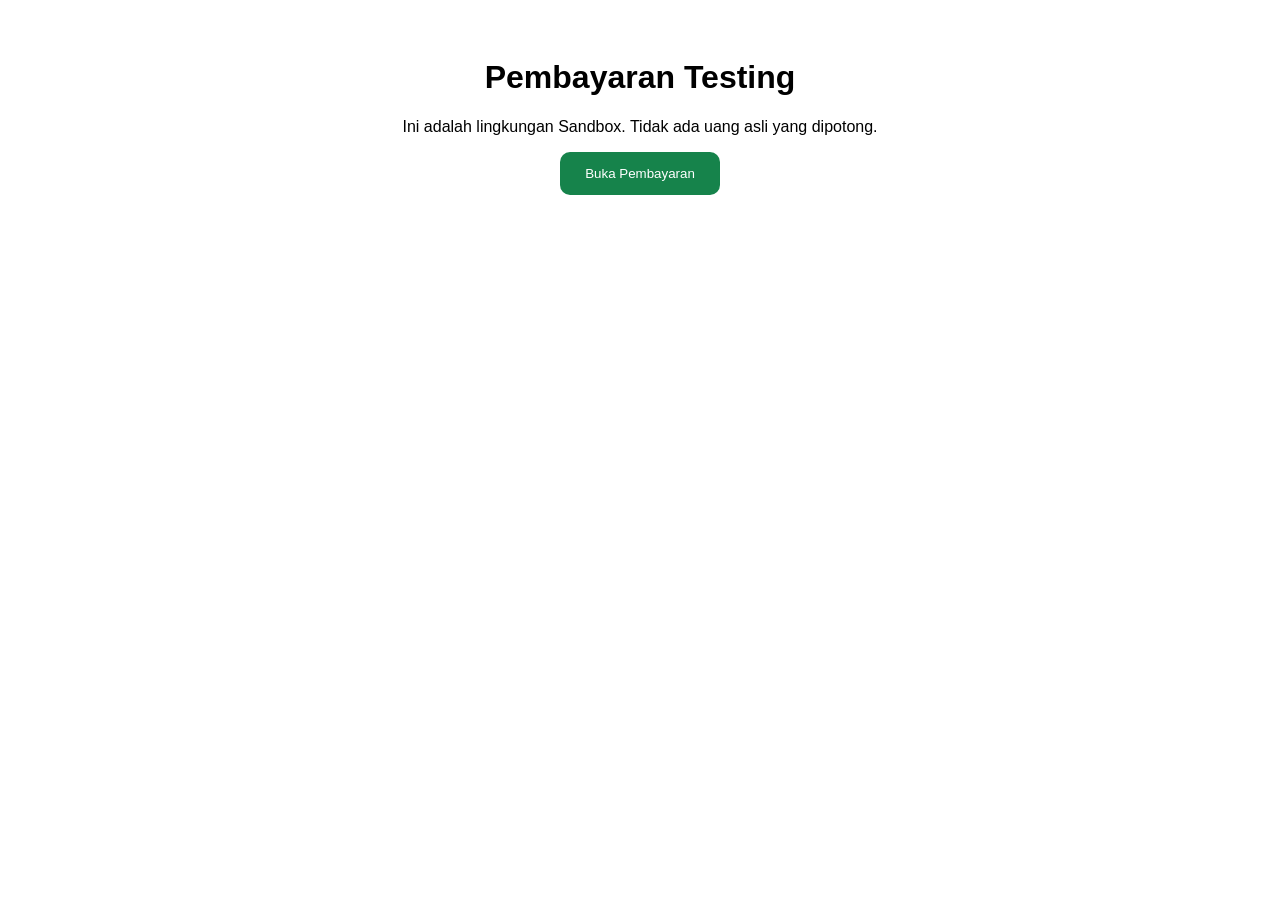
<file: bayar.html>
<!doctype html><html lang="id"><head><meta charset="utf-8"><meta name="viewport" content="width=device-width,initial-scale=1"><title>Pembayaran Sandbox</title><script src="https://app.sandbox.midtrans.com/snap/snap.js" data-client-key="PASTE_YOUR_MIDTRANS_CLIENT_KEY_HERE"></script></head><body style="font-family:Arial;text-align:center;padding:30px"><h1>Pembayaran Testing</h1><p>Ini adalah lingkungan Sandbox. Tidak ada uang asli yang dipotong.</p><button id="pay" style="padding:14px 25px;background:#16834b;color:white;border:0;border-radius:10px">Buka Pembayaran</button><p id="msg"></p><script>const q=new URLSearchParams(location.search),token=q.get('token'),order=q.get('order');pay.onclick=()=>{if(!token){msg.textContent='Token pembayaran tidak ditemukan.';return}window.snap.pay(token,{onSuccess:()=>location.href='pesanan.html',onPending:()=>location.href='pesanan.html',onError:()=>msg.textContent='Pembayaran gagal. Silakan coba lagi.',onClose:()=>msg.textContent='Jendela pembayaran ditutup.'})};</script></body></html>
</file>
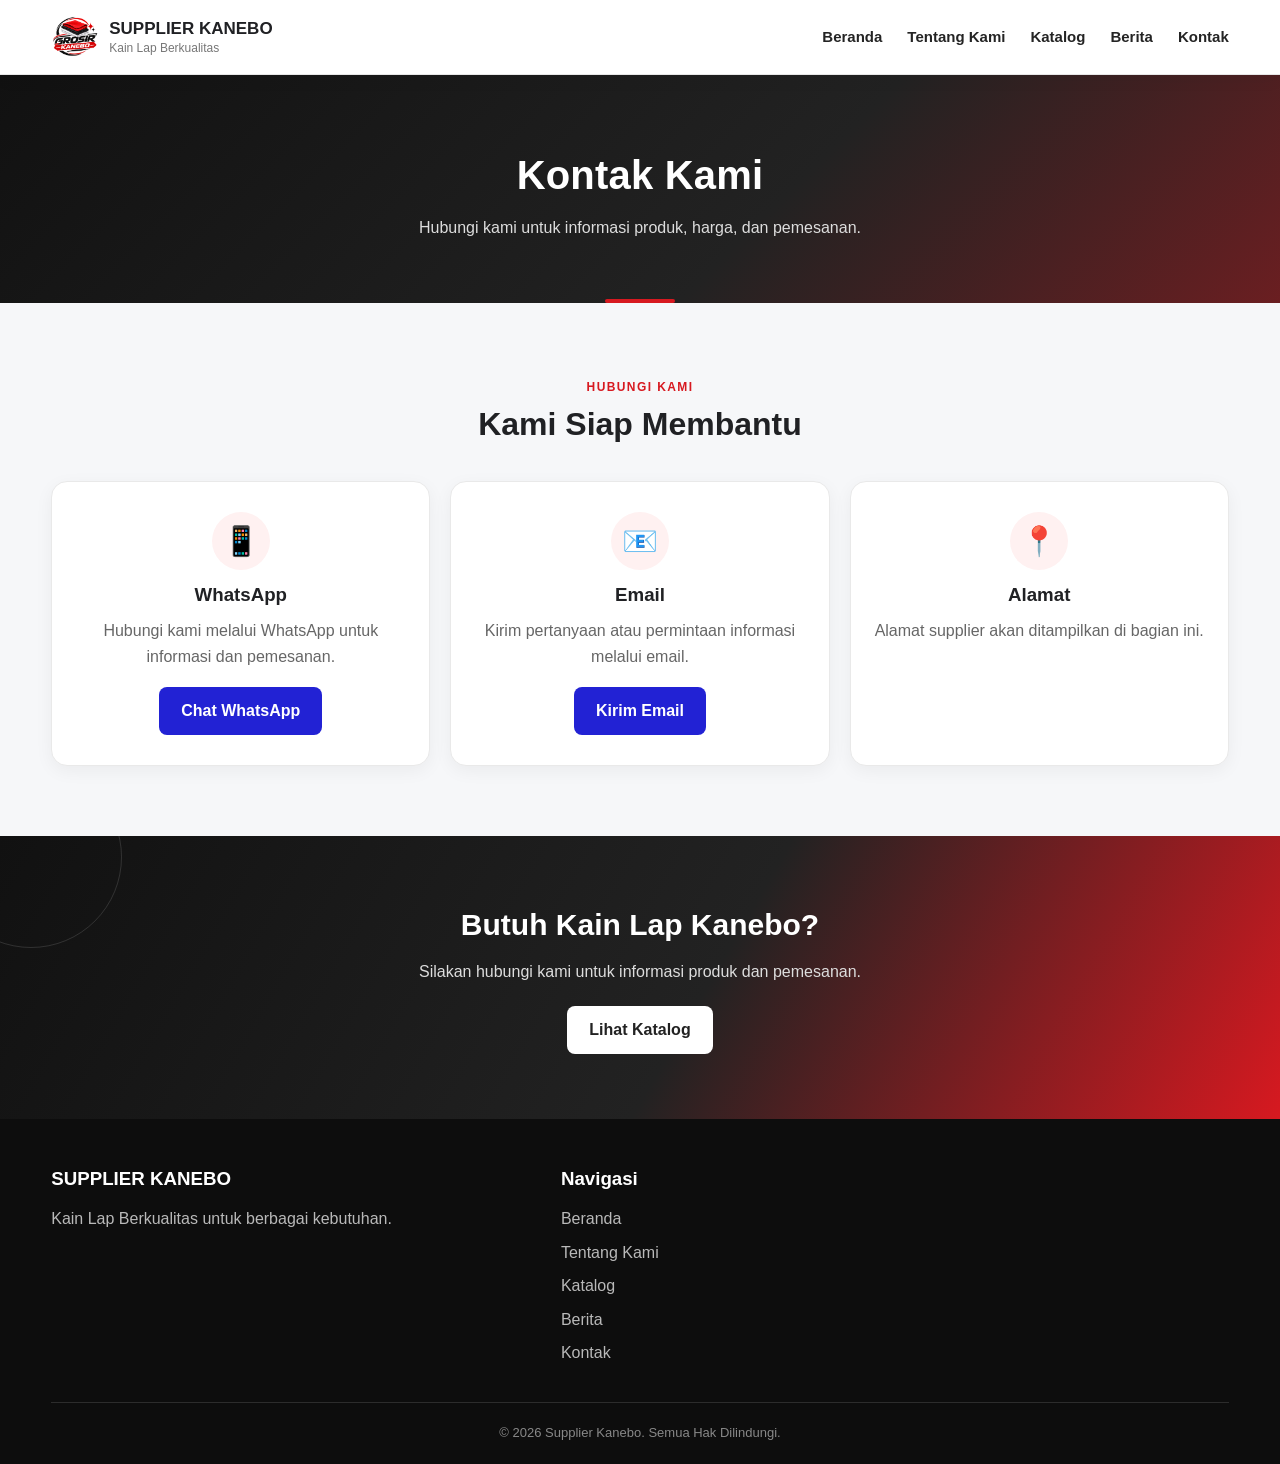
<file: kontak.html>
<!DOCTYPE html>
<html lang="id">
<head>
    <meta charset="UTF-8">
    <meta name="viewport" content="width=device-width, initial-scale=1.0">
    <title>Kontak - Supplier Kanebo</title>
    <link rel="stylesheet" href="css/base.css">
    <link rel="stylesheet" href="css/header.css">
    <link rel="stylesheet" href="css/banner.css">
    <link rel="stylesheet" href="css/sections.css">
    <link rel="stylesheet" href="css/catalog.css">
    <link rel="stylesheet" href="css/footer.css">
    <link rel="stylesheet" href="css/responsive.css">
</head>
<body>

<header class="header">
    <div class="container header-inner">
        <a href="index.html" class="brand">
            <img src="images/logo/logo.png" alt="Supplier Kanebo">
            <div class="brand-text">
                <strong>SUPPLIER KANEBO</strong>
                <span>Kain Lap Berkualitas</span>
            </div>
        </a>

        <button class="menu-toggle" onclick="toggleMenu()" aria-label="Menu">☰</button>

        <nav id="navbar">
            <a href="index.html">Beranda</a>
            <a href="tentang.html">Tentang Kami</a>
            <a href="katalog.html">Katalog</a>
            <a href="berita.html">Berita</a>
            <a href="kontak.html" class="active">Kontak</a>
        </nav>
    </div>
</header>

<section class="page-header">
    <div class="container">
        <h1>Kontak Kami</h1>
        <p>Hubungi kami untuk informasi produk, harga, dan pemesanan.</p>
    </div>
</section>

<section class="section">
    <div class="container">
        <div class="section-title"><span>HUBUNGI KAMI</span><h2>Kami Siap Membantu</h2></div>
        <div class="contact-grid">
            <div class="contact-card">
                <div class="contact-icon">📱</div>
                <h3>WhatsApp</h3>
                <p>Hubungi kami melalui WhatsApp untuk informasi dan pemesanan.</p>
                <a href="https://wa.me/628XXXXXXXXXX" target="_blank" rel="noopener" class="btn btn-primary">Chat WhatsApp</a>
            </div>
            <div class="contact-card">
                <div class="contact-icon">📧</div>
                <h3>Email</h3>
                <p>Kirim pertanyaan atau permintaan informasi melalui email.</p>
                <a href="mailto:emailanda@example.com" class="btn btn-primary">Kirim Email</a>
            </div>
            <div class="contact-card">
                <div class="contact-icon">📍</div>
                <h3>Alamat</h3>
                <p>Alamat supplier akan ditampilkan di bagian ini.</p>
            </div>
        </div>
    </div>
</section>

<section class="cta"><div class="container"><h2>Butuh Kain Lap Kanebo?</h2><p>Silakan hubungi kami untuk informasi produk dan pemesanan.</p><a href="katalog.html" class="btn btn-light">Lihat Katalog</a></div></section>

<footer class="footer">
    <div class="container">
        <div class="footer-content">
            <div>
                <h3>SUPPLIER KANEBO</h3>
                <p>Kain Lap Berkualitas untuk berbagai kebutuhan.</p>
            </div>
            <div>
                <h3>Navigasi</h3>
                <a href="index.html">Beranda</a>
                <a href="tentang.html">Tentang Kami</a>
                <a href="katalog.html">Katalog</a>
                <a href="berita.html">Berita</a>
                <a href="kontak.html">Kontak</a>
            </div>
        </div>
        <div class="footer-bottom">© 2026 Supplier Kanebo. Semua Hak Dilindungi.</div>
    </div>
</footer>
<script src="js/script.js"></script>
</body>
</html>
</file>
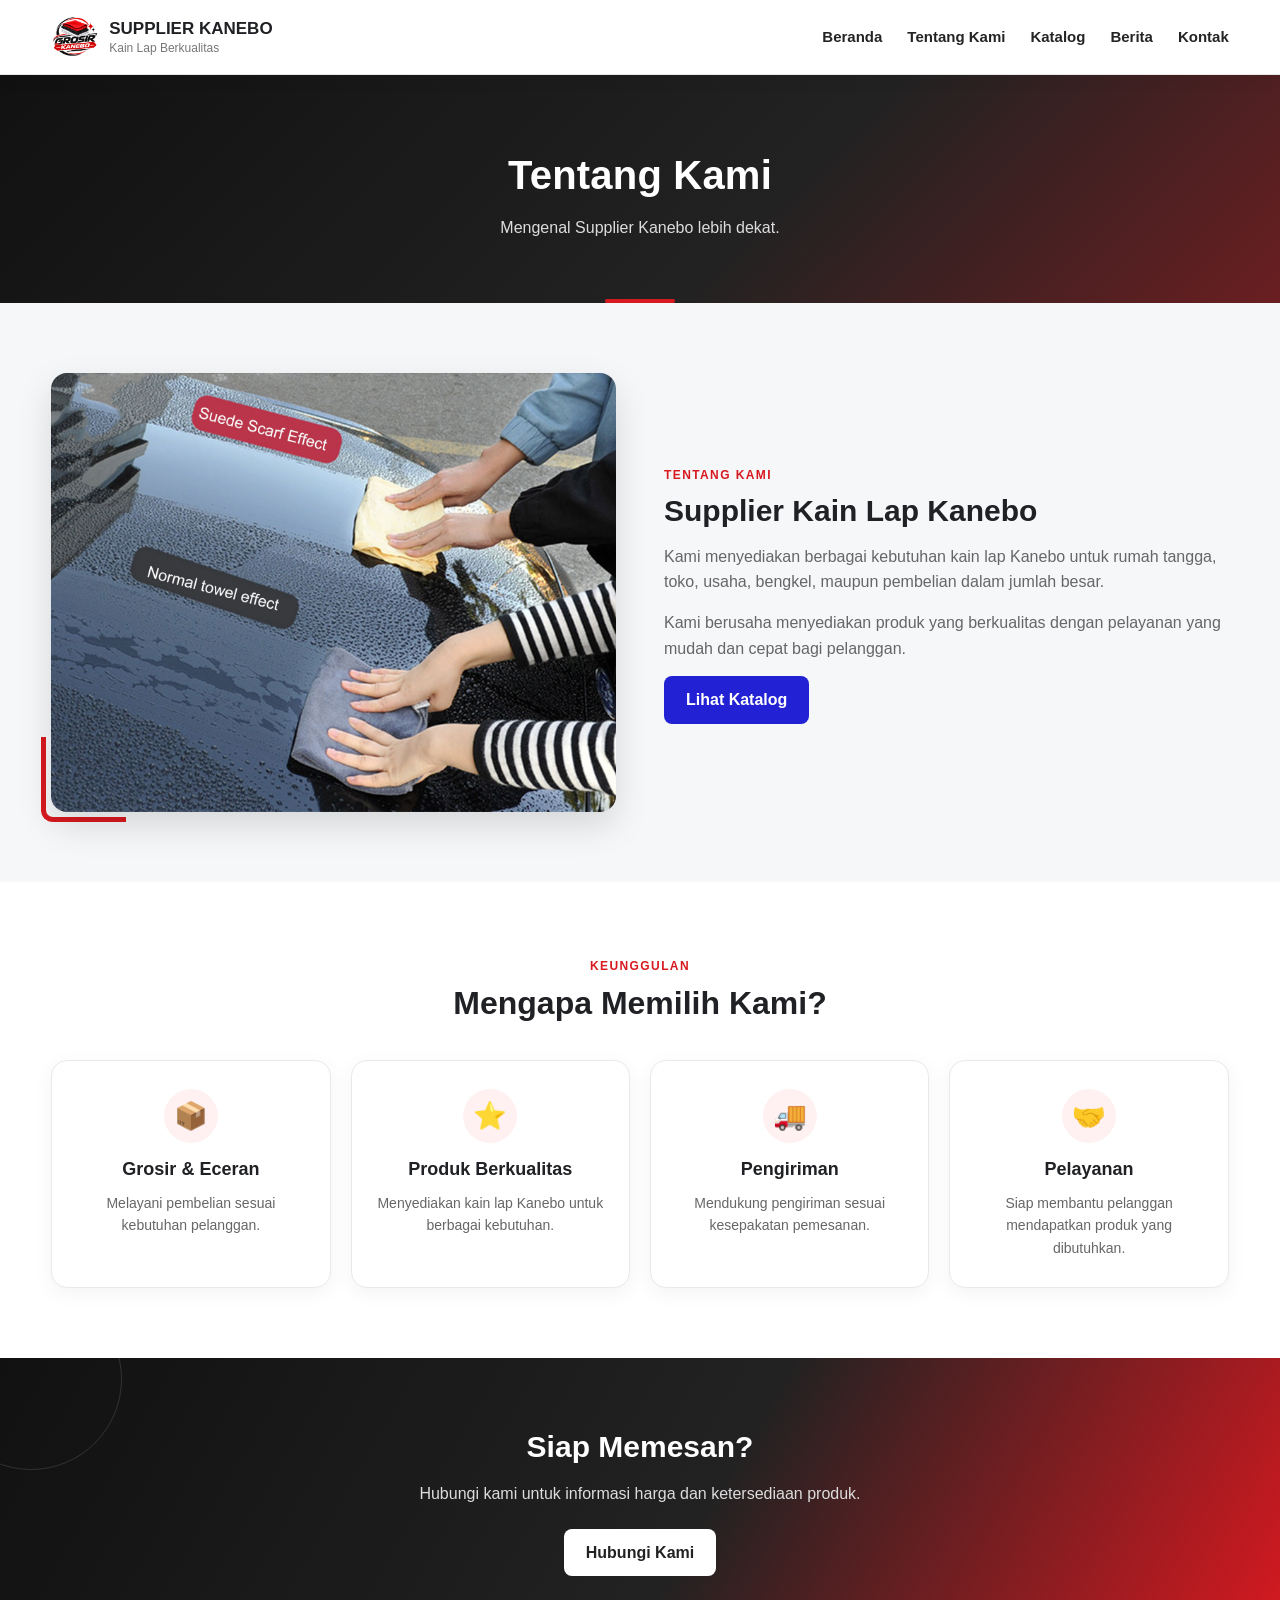
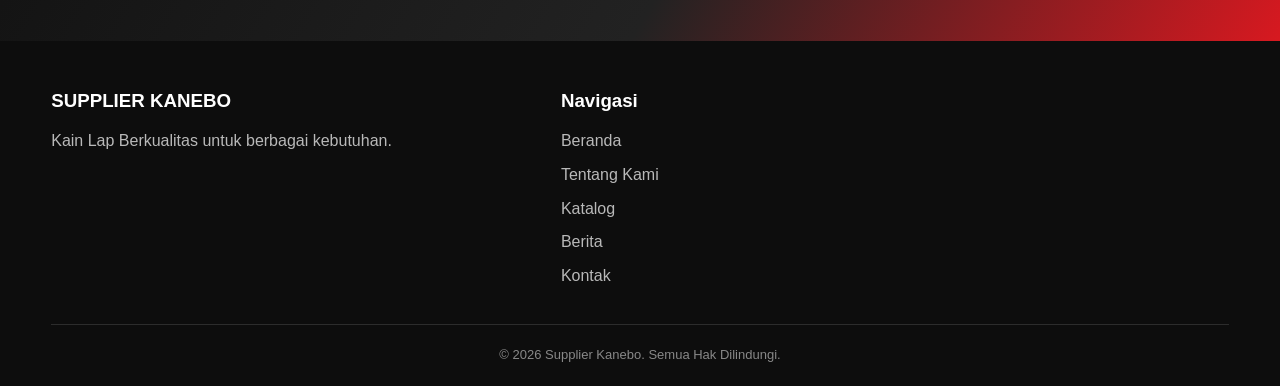
<file: tentang.html>
<!DOCTYPE html>
<html lang="id">
<head>
    <meta charset="UTF-8">
    <meta name="viewport" content="width=device-width, initial-scale=1.0">
    <title>Tentang Kami - Supplier Kanebo</title>
    <link rel="stylesheet" href="css/base.css">
    <link rel="stylesheet" href="css/header.css">
    <link rel="stylesheet" href="css/banner.css">
    <link rel="stylesheet" href="css/sections.css">
    <link rel="stylesheet" href="css/catalog.css">
    <link rel="stylesheet" href="css/footer.css">
    <link rel="stylesheet" href="css/responsive.css">
</head>
<body>

<header class="header">
    <div class="container header-inner">
        <a href="index.html" class="brand">
            <img src="images/logo/logo.png" alt="Supplier Kanebo">
            <div class="brand-text">
                <strong>SUPPLIER KANEBO</strong>
                <span>Kain Lap Berkualitas</span>
            </div>
        </a>

        <button class="menu-toggle" onclick="toggleMenu()" aria-label="Menu">☰</button>

        <nav id="navbar">
            <a href="index.html">Beranda</a>
            <a href="tentang.html" class="active">Tentang Kami</a>
            <a href="katalog.html">Katalog</a>
            <a href="berita.html">Berita</a>
            <a href="kontak.html">Kontak</a>
        </nav>
    </div>
</header>

<section class="page-header">
    <div class="container">
        <h1>Tentang Kami</h1>
        <p>Mengenal Supplier Kanebo lebih dekat.</p>
    </div>
</section>

<section class="section">
    <div class="container about-grid">
        <div class="about-image"><img src="images/produk/kanebo-1.jpg" alt="Produk Kain Lap Kanebo" loading="lazy"></div>
        <div class="about-content">
            <span class="section-label">TENTANG KAMI</span>
            <h2>Supplier Kain Lap Kanebo</h2>
            <p>Kami menyediakan berbagai kebutuhan kain lap Kanebo untuk rumah tangga, toko, usaha, bengkel, maupun pembelian dalam jumlah besar.</p>
            <p>Kami berusaha menyediakan produk yang berkualitas dengan pelayanan yang mudah dan cepat bagi pelanggan.</p>
            <a href="katalog.html" class="btn btn-primary">Lihat Katalog</a>
        </div>
    </div>
</section>

<section class="section section-light">
    <div class="container">
        <div class="section-title"><span>KEUNGGULAN</span><h2>Mengapa Memilih Kami?</h2></div>
        <div class="features">
            <div class="feature-card"><div class="feature-icon">📦</div><h3>Grosir &amp; Eceran</h3><p>Melayani pembelian sesuai kebutuhan pelanggan.</p></div>
            <div class="feature-card"><div class="feature-icon">⭐</div><h3>Produk Berkualitas</h3><p>Menyediakan kain lap Kanebo untuk berbagai kebutuhan.</p></div>
            <div class="feature-card"><div class="feature-icon">🚚</div><h3>Pengiriman</h3><p>Mendukung pengiriman sesuai kesepakatan pemesanan.</p></div>
            <div class="feature-card"><div class="feature-icon">🤝</div><h3>Pelayanan</h3><p>Siap membantu pelanggan mendapatkan produk yang dibutuhkan.</p></div>
        </div>
    </div>
</section>

<section class="cta"><div class="container"><h2>Siap Memesan?</h2><p>Hubungi kami untuk informasi harga dan ketersediaan produk.</p><a href="kontak.html" class="btn btn-light">Hubungi Kami</a></div></section>

<footer class="footer">
    <div class="container">
        <div class="footer-content">
            <div>
                <h3>SUPPLIER KANEBO</h3>
                <p>Kain Lap Berkualitas untuk berbagai kebutuhan.</p>
            </div>
            <div>
                <h3>Navigasi</h3>
                <a href="index.html">Beranda</a>
                <a href="tentang.html">Tentang Kami</a>
                <a href="katalog.html">Katalog</a>
                <a href="berita.html">Berita</a>
                <a href="kontak.html">Kontak</a>
            </div>
        </div>
        <div class="footer-bottom">© 2026 Supplier Kanebo. Semua Hak Dilindungi.</div>
    </div>
</footer>
<script src="js/script.js"></script>
</body>
</html>
</file>
<file: css/base.css>
*{box-sizing:border-box}
html{scroll-behavior:smooth}
body{margin:0;padding:0;font-family:Arial,Helvetica,sans-serif;background:#f6f7f9;color:#202124;line-height:1.6}
a{color:inherit;text-decoration:none}button,input{font:inherit}.container{width:min(92%,1200px);margin:0 auto}
.page-header{position:relative;padding:68px 0 62px;background:linear-gradient(135deg,#111 0%,#222 60%,#d71920 160%);color:#fff;text-align:center;overflow:hidden}
.page-header:after{content:"";position:absolute;left:50%;bottom:0;transform:translateX(-50%);width:70px;height:4px;background:#d71920;border-radius:99px}
.page-header h1{margin:0 0 8px;font-size:clamp(28px,5vw,40px);letter-spacing:.2px}.page-header p{margin:0;color:#ddd}
.section{padding:70px 0}.section-light{background:#fff}.section-heading,.section-title{text-align:center;margin:0 auto 38px}.section-heading>span,.section-title>span,.section-label{display:inline-block;margin-bottom:8px;color:#d71920;font-size:12px;font-weight:800;letter-spacing:1.4px}.section-heading h2,.section-title h2{margin:0 0 10px;font-size:clamp(25px,4vw,32px);line-height:1.2}.section-heading p,.section-title p{margin:0;color:#73777d}
.btn{display:inline-flex;align-items:center;justify-content:center;min-height:44px;padding:11px 22px;border:0;border-radius:8px;background:#2222d4;color:#fff;font-weight:700;cursor:pointer;transition:transform .2s,box-shadow .2s,background .2s}.btn:hover{background:#b51218;transform:translateY(-2px);box-shadow:0 8px 18px rgba(215,25,32,.22)}.btn-small{min-height:38px;padding:9px 16px;font-size:14px}.btn-light,.btn-white{background:#fff;color:#222}.btn-light:hover,.btn-white:hover{background:#f2f2f2}.center-button{margin-top:32px;text-align:center}
</file>
<file: css/header.css>
.header{position:sticky;top:0;width:100%;z-index:1000;background:rgba(255,255,255,.97);border-bottom:1px solid #e7e7e7;box-shadow:0 3px 18px rgba(0,0,0,.05);backdrop-filter:blur(8px)}
.header-inner{min-height:74px;display:flex;align-items:center;justify-content:space-between;gap:20px}.brand,.logo{display:inline-flex;align-items:center;gap:10px;min-width:0;flex-shrink:0}.brand img,.logo img{width:48px!important;height:48px!important;max-width:48px!important;min-width:48px;object-fit:contain;flex:0 0 48px}.brand-text{display:flex;flex-direction:column;min-width:0}.brand-text strong,.brand>span,.logo>span{font-size:17px;font-weight:800;line-height:1.2;white-space:nowrap}.brand-text span{margin-top:2px;color:#777;font-size:12px;line-height:1.2}
#navbar{display:flex;align-items:center;gap:25px}#navbar a{position:relative;display:block;padding:8px 0;color:#242424;font-size:15px;font-weight:700;transition:color .2s}#navbar a:after{content:"";position:absolute;left:0;right:0;bottom:0;height:2px;background:#d71920;border-radius:10px;transform:scaleX(0);transition:transform .2s}#navbar a:hover{color:#d71920}#navbar a:hover:after{transform:scaleX(1)}
.menu-toggle,.menu-btn{display:none;width:42px;height:42px;padding:0;border:1px solid #ddd;border-radius:9px;background:#fff;color:#222;font-size:25px;line-height:40px;text-align:center;cursor:pointer}
</file>
<file: css/banner.css>
.hero{width:100%;margin:0;padding:0;background:#111;overflow:hidden;box-shadow:0 5px 22px rgba(0,0,0,.08)}.hero picture{display:block;width:100%;margin:0;padding:0}.hero-banner{display:block;width:100%;height:auto;max-width:none;margin:0;padding:0}
/* ================================
   BANNER SLIDER
================================ */

.hero {
    width: 100%;
    overflow: hidden;
}

.banner-slider {
    position: relative;
    width: 100%;
    aspect-ratio: 3 / 1;
    overflow: hidden;
    background: #f2f2f2;
}

.banner-slide {
    position: absolute;
    inset: 0;
    width: 100%;
    height: 100%;
    opacity: 0;
    visibility: hidden;
    transition: opacity 0.6s ease;
}

.banner-slide.active {
    opacity: 1;
    visibility: visible;
    z-index: 2;
}

.banner-slide picture,
.banner-slide img {
    display: block;
    width: 100%;
    height: 100%;
}

.banner-slide img {
    object-fit: cover;
    object-position: center;
}


/* ================================
   TOMBOL KIRI / KANAN
================================ */

.banner-prev,
.banner-next {
    position: absolute;
    top: 50%;
    transform: translateY(-50%);
    z-index: 5;

    width: 42px;
    height: 42px;

    border: none;
    border-radius: 50%;

    background: rgba(0, 0, 0, 0.45);
    color: #fff;

    font-size: 30px;
    line-height: 1;

    cursor: pointer;
    display: flex;
    align-items: center;
    justify-content: center;

    transition: background 0.2s ease;
}

.banner-prev {
    left: 15px;
}

.banner-next {
    right: 15px;
}

.banner-prev:hover,
.banner-next:hover {
    background: rgba(0, 0, 0, 0.7);
}


/* ================================
   TITIK INDIKATOR
================================ */

.banner-dots {
    position: absolute;
    left: 50%;
    bottom: 15px;
    transform: translateX(-50%);
    z-index: 6;

    display: flex;
    gap: 8px;
}

.banner-dot {
    width: 9px;
    height: 9px;

    border-radius: 50%;
    background: rgba(255, 255, 255, 0.65);

    cursor: pointer;
    transition: all 0.3s ease;
}

.banner-dot.active {
    width: 24px;
    border-radius: 10px;
    background: #fff;
}


/* ================================
   HP
================================ */

@media (max-width: 600px) {

    .banner-slider {
        aspect-ratio: 2 / 1;
    }

    .banner-prev,
    .banner-next {
        width: 34px;
        height: 34px;
        font-size: 24px;
    }

    .banner-prev {
        left: 8px;
    }

    .banner-next {
        right: 8px;
    }

    .banner-dots {
        bottom: 8px;
    }

    .banner-dot {
        width: 7px;
        height: 7px;
    }

    .banner-dot.active {
        width: 18px;
    }
}
</file>
<file: css/sections.css>
.features{display:grid;grid-template-columns:repeat(4,1fr);gap:20px}.feature-card,.feature-box{position:relative;padding:28px 20px;background:#fff;border:1px solid #e9e9e9;border-radius:16px;text-align:center;box-shadow:0 5px 20px rgba(0,0,0,.05);transition:transform .2s,box-shadow .2s,border-color .2s}.feature-card:before,.feature-box:before{content:"";position:absolute;left:0;top:0;width:100%;height:3px;border-radius:16px 16px 0 0;background:#d71920;transform:scaleX(0);transition:transform .2s}.feature-card:hover,.feature-box:hover{transform:translateY(-5px);box-shadow:0 12px 28px rgba(0,0,0,.1);border-color:#ddd}.feature-card:hover:before,.feature-box:hover:before{transform:scaleX(1)}.feature-icon{width:54px;height:54px;margin:0 auto 12px;display:flex;align-items:center;justify-content:center;border-radius:50%;background:#fff1f1;font-size:27px}.feature-card h3,.feature-box h3{margin:8px 0;font-size:18px}.feature-card p,.feature-box p{margin:0;color:#666;font-size:14px}
.about-grid{display:grid;grid-template-columns:1fr 1fr;gap:48px;align-items:center}.about-image{position:relative}.about-image:after{content:"";position:absolute;left:-10px;bottom:-10px;width:80px;height:80px;border-left:5px solid #d71920;border-bottom:5px solid #d71920;border-radius:0 0 0 12px;z-index:0}.about-image img{position:relative;z-index:1;display:block;width:100%;height:auto;border-radius:16px;box-shadow:0 14px 35px rgba(0,0,0,.13)}.about-content h2{margin:0 0 15px;font-size:30px;line-height:1.2}.about-content p{margin:0 0 15px;color:#666}
.product-grid{display:grid;grid-template-columns:repeat(4,1fr);gap:20px}.product-card{overflow:hidden;background:#fff;border:1px solid #e9e9e9;border-radius:16px;box-shadow:0 5px 18px rgba(0,0,0,.06);transition:transform .2s,box-shadow .2s}.product-card:hover{transform:translateY(-5px);box-shadow:0 14px 30px rgba(0,0,0,.12)}.product-card>img{display:block;width:100%;height:220px;object-fit:cover}.product-content{padding:19px}.product-content h3{margin:0 0 8px;font-size:19px}.product-content p{margin:0 0 15px;color:#666;font-size:14px}
.cta{position:relative;padding:65px 20px;background:linear-gradient(120deg,#111,#222 55%,#d71920);color:#fff;text-align:center;overflow:hidden}.cta:before{content:"";position:absolute;width:180px;height:180px;border:1px solid rgba(255,255,255,.13);border-radius:50%;left:-60px;top:-70px}.cta h2{position:relative;margin:0 0 10px;font-size:30px}.cta p{position:relative;margin:0 0 22px;color:#ddd}
.contact-grid{display:grid;grid-template-columns:repeat(3,1fr);gap:20px}.contact-card{padding:30px 22px;background:#fff;border:1px solid #e9e9e9;border-radius:16px;text-align:center;box-shadow:0 5px 18px rgba(0,0,0,.05);transition:transform .2s,box-shadow .2s}.contact-card:hover{transform:translateY(-4px);box-shadow:0 12px 26px rgba(0,0,0,.1)}.contact-icon{width:58px;height:58px;margin:0 auto 10px;display:flex;align-items:center;justify-content:center;border-radius:50%;background:#fff1f1;font-size:29px}.contact-card h3{margin:8px 0}.contact-card p{min-height:48px;margin:0 0 18px;color:#666}
.news-grid{display:grid;grid-template-columns:repeat(2,1fr);gap:25px}.news-card{overflow:hidden;background:#fff;border:1px solid #e9e9e9;border-radius:16px;box-shadow:0 5px 18px rgba(0,0,0,.06);transition:transform .2s,box-shadow .2s}.news-card:hover{transform:translateY(-5px);box-shadow:0 13px 30px rgba(0,0,0,.11)}.news-card>img{display:block;width:100%;height:260px;object-fit:cover}.news-content{padding:21px}.news-date{color:#d71920;font-size:13px;font-weight:800}.news-content h3{margin:8px 0}.news-content p{margin:0;color:#666}
</file>
<file: css/catalog.css>
.catalog{padding:60px 0}.catalog-top{width:min(92%,1200px);margin:0 auto 32px;display:flex;align-items:end;justify-content:space-between;gap:25px}.catalog-top h2{margin:0 0 7px;font-size:30px}.catalog-top p{margin:0;color:#777}.search-box{width:min(100%,390px)}.search-box input{width:100%;height:50px;padding:0 17px;border:1px solid #d7d7d7;border-radius:10px;outline:none;background:#fff;font-size:16px;box-shadow:0 4px 14px rgba(0,0,0,.04);transition:border-color .2s,box-shadow .2s}.search-box input:focus{border-color:#2222d4;box-shadow:0 0 0 4px rgba(215,25,32,.1)}.catalog-grid{width:min(92%,1200px);margin:0 auto;display:grid;grid-template-columns:repeat(4,1fr);gap:22px}.catalog-card{overflow:hidden;background:#fff;border:1px solid #e9e9e9;border-radius:16px;box-shadow:0 5px 18px rgba(0,0,0,.06);transition:transform .2s,box-shadow .2s}.catalog-card:hover{transform:translateY(-5px);box-shadow:0 14px 30px rgba(0,0,0,.12)}.catalog-image{position:relative;background:#f4f4f4}.catalog-image img{display:block;width:100%;height:220px;object-fit:cover}.product-label{position:absolute;top:12px;left:12px;padding:6px 10px;border-radius:7px;background:transparent;color:#fff;font-size:12px;font-weight:800;box-shadow:0 3px 8px rgba(0,0,0,.15)}.catalog-info{padding:19px}.catalog-info h3{margin:0 0 8px;font-size:19px}.catalog-info p{margin:0 0 14px;color:#666;font-size:14px}.product-meta{display:flex;flex-wrap:wrap;gap:7px;margin-bottom:17px;color:#555;font-size:13px}.product-meta span{padding:4px 8px;border-radius:5px;background:#f5f5f5}.product-btn{display:inline-block;padding:9px 15px;border-radius:7px;background:#2222d4;color:#fff;font-size:14px;font-weight:700}.no-product{width:min(92%,1200px);margin:30px auto;padding:30px;color:#777;text-align:center}
/* =================================
   GAMBAR PRODUK
   ================================= */

.catalog-image img {
    cursor: zoom-in;
}


/* =================================
   POPUP GAMBAR BESAR
   ================================= */

.image-modal {
    display: none;

    position: fixed;
    inset: 0;

    z-index: 99999;

    background: rgba(0, 0, 0, 0.9);

    align-items: center;
    justify-content: center;

    padding: 20px;
}


/* Popup aktif */

.image-modal.show {
    display: flex;
}


/* Gambar besar */

.image-modal img {
    max-width: 95%;
    max-height: 90vh;

    width: auto;
    height: auto;

    object-fit: contain;

    border-radius: 10px;

    box-shadow:
        0 10px 40px rgba(0, 0, 0, 0.6);
}


/* =================================
   TOMBOL X
   ================================= */

.image-close {
    position: absolute;

    top: 15px;
    right: 15px;

    width: 48px;
    height: 48px;

    border: none;
    border-radius: 50%;

    background: white;
    color: #222;

    font-size: 32px;
    font-weight: bold;

    line-height: 48px;

    text-align: center;

    cursor: pointer;

    z-index: 100000;
}


/* Efek tekan */

.image-close:active {
    transform: scale(0.9);
}


/* =================================
   HP
   ================================= */

@media (max-width: 600px) {

    .image-modal {
        padding: 15px;
    }

    .image-modal img {
        max-width: 100%;
        max-height: 85vh;

        border-radius: 8px;
    }

    .image-close {

        top: 10px;
        right: 10px;

        width: 44px;
        height: 44px;

        font-size: 29px;

        line-height: 44px;
    }

}
</file>
<file: css/footer.css>
.footer{padding:45px 0 20px;background:#0d0d0d;color:#fff}.footer-content{display:grid;grid-template-columns:1.5fr 1fr 1fr;gap:35px}.footer-content h3{margin:0 0 12px}.footer-content p{margin:0 0 8px;color:#b9b9b9}.footer-content a{display:block;margin-bottom:8px;color:#b9b9b9;transition:color .2s}.footer-content a:hover{color:#fff}.footer-bottom,.copyright{margin-top:28px;padding-top:20px;border-top:1px solid #2c2c2c;color:#888;font-size:13px;text-align:center}.whatsapp-float{position:fixed;right:20px;bottom:20px;z-index:999;width:54px;height:54px;display:flex;align-items:center;justify-content:center;border-radius:50%;background:#25d366;color:#fff;font-size:24px;box-shadow:0 7px 18px rgba(0,0,0,.22);transition:transform .2s}.whatsapp-float:hover{transform:translateY(-3px) scale(1.04)}
</file>
<file: css/responsive.css>
@media (max-width:1000px){.features,.product-grid,.catalog-grid{grid-template-columns:repeat(2,1fr)}.about-grid{grid-template-columns:1fr}.contact-grid{grid-template-columns:1fr 1fr}.footer-content{grid-template-columns:1fr 1fr}}
@media (max-width:760px){.header-inner{min-height:64px}.brand img,.logo img{width:40px!important;height:40px!important;max-width:40px!important;min-width:40px;flex-basis:40px}.brand-text strong,.brand>span,.logo>span{font-size:14px}.brand-text span{font-size:10px}.menu-toggle,.menu-btn{display:block;flex:0 0 42px}#navbar{display:none;position:absolute;top:64px;left:0;width:100%;padding:5px 0;background:#fff;border-top:1px solid #eee;box-shadow:0 8px 20px rgba(0,0,0,.1);flex-direction:column;align-items:stretch;gap:0}#navbar.active{display:flex}#navbar a{padding:14px 5%;border-bottom:1px solid #eee}#navbar a:after{display:none}.page-header{padding:50px 0 46px}.section{padding:52px 0}.section-heading h2,.section-title h2{font-size:25px}.features,.product-grid,.catalog-grid,.contact-grid,.news-grid{grid-template-columns:1fr}.about-grid{gap:30px}.about-image:after{width:60px;height:60px}.catalog-top{width:92%;align-items:stretch;flex-direction:column}.search-box{width:100%}.catalog-image img,.product-card>img{height:auto;max-height:320px;object-fit:cover}.news-card>img{height:auto;max-height:320px}.footer-content{grid-template-columns:1fr}.whatsapp-float{right:15px;bottom:15px;width:50px;height:50px}}
@media (max-width:400px){.brand img,.logo img{width:36px!important;height:36px!important;max-width:36px!important;min-width:36px;flex-basis:36px}.brand-text strong,.brand>span,.logo>span{font-size:13px}.brand-text span{display:none}}
</file>
